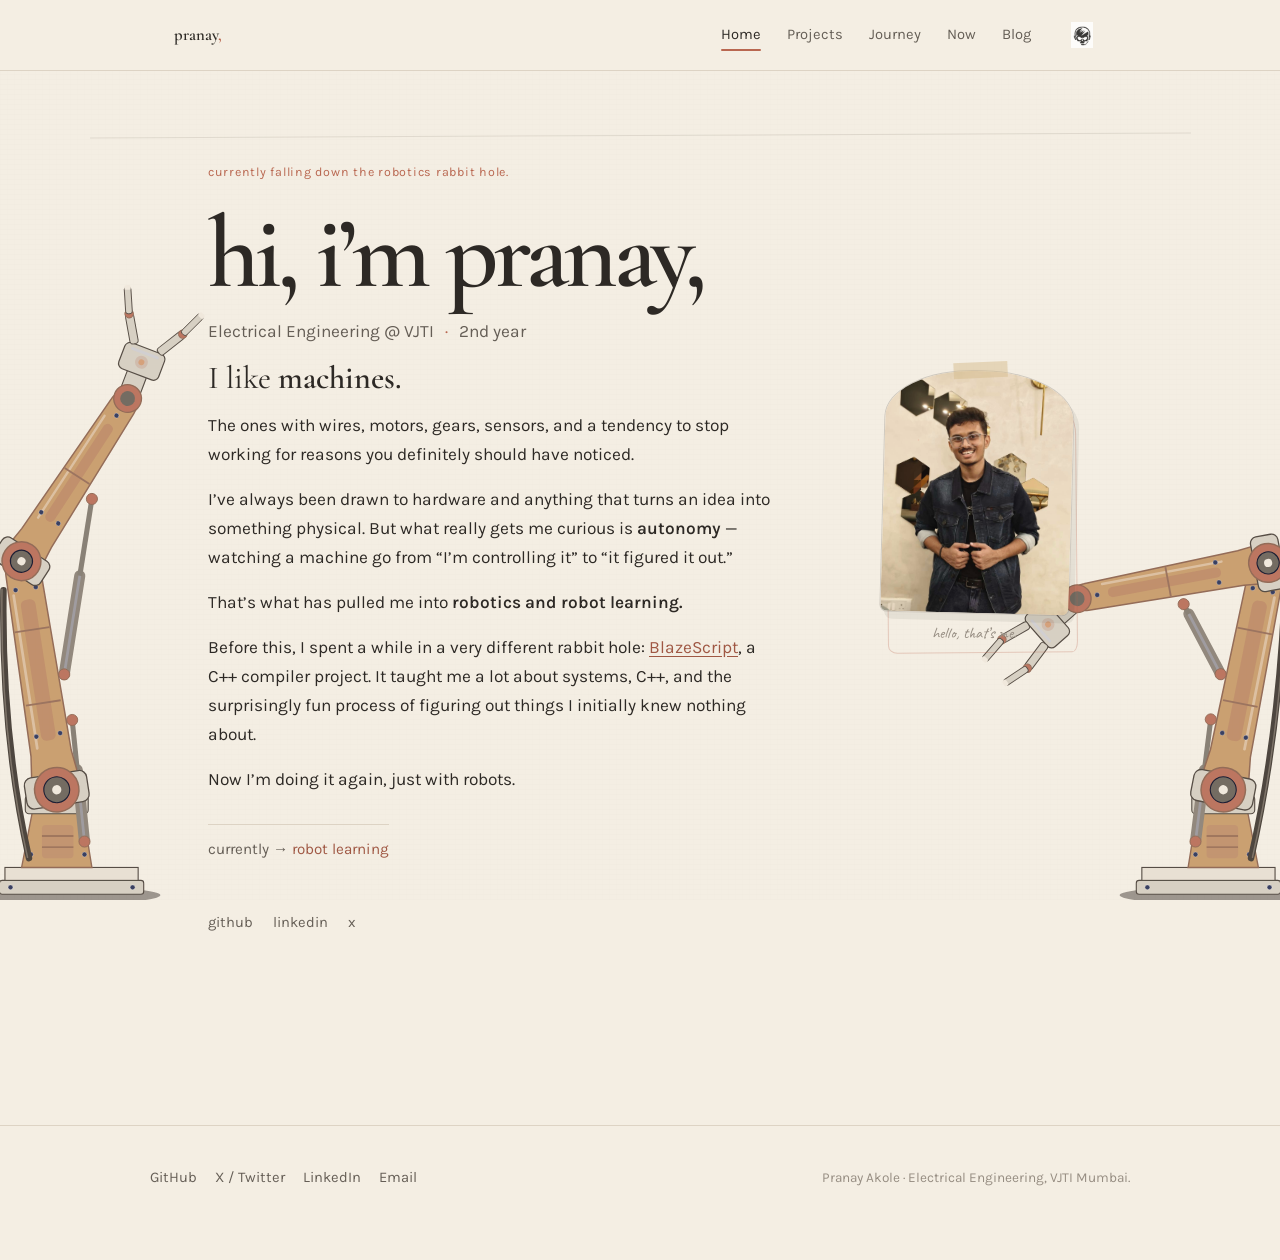
<file: index.html>
<!DOCTYPE html>
<html lang="en">
<head>
<meta charset="UTF-8">
<meta name="viewport" content="width=device-width, initial-scale=1.0">
<title>Pranay Akole — Electrical Engineering, VJTI</title>
<meta name="description" content="Pranay Akole — Electrical Engineering student at VJTI Mumbai, exploring robotics and robot learning.">
<link rel="preconnect" href="https://fonts.googleapis.com">
<link rel="preconnect" href="https://fonts.gstatic.com" crossorigin>
<link href="https://fonts.googleapis.com/css2?family=Cormorant+Garamond:wght@500;600;700&family=Karla:wght@400;500;600&family=Space+Mono:wght@400;500&family=Caveat:wght@500;600&display=swap" rel="stylesheet">
<link rel="stylesheet" href="css/style.css">
<meta name="theme-color" content="#f4eee3">
<link rel="icon" href="data:,">
</head>
<body class="home-page">

<header class="site-header">
  <div class="site-header__inner">
    <a class="brand" href="index.html">pranay<span class="dot">,</span></a>
    <button class="nav-toggle" aria-expanded="false" aria-label="Toggle navigation">menu</button>
    <nav class="nav">
      <a href="index.html" aria-current="page">Home</a>
      <a href="projects.html">Projects</a>
      <a href="journey.html">Journey</a>
      <a href="now.html">Now</a>
      <a href="blog.html">Blog</a>
      <a class="sra-link" href="https://sravjti.in/" target="_blank" rel="noopener" aria-label="Society of Robotics and Automation, VJTI">
        <img src="assets/sra-logo.png" alt="SRA VJTI">
      </a>
    </nav>
  </div>
</header>

<main>

  <section class="garage">
    <div class="intro-card">
      <span class="intro-card__eyebrow">currently falling down the robotics rabbit hole.</span>
      <h1>hi, i’m pranay,</h1>
      <p class="intro-card__tags">Electrical Engineering @ VJTI <span class="sep">·</span> 2nd year</p>

      <div class="intro-layout">
        <div class="intro-card__copy">
        <p>I like <strong>machines.</strong></p>
        <p>The ones with wires, motors, gears, sensors, and a tendency to stop working for reasons you definitely should have noticed.</p>
        <p>I’ve always been drawn to hardware and anything that turns an idea into something physical. But what really gets me curious is <strong>autonomy</strong> — watching a machine go from “I’m controlling it” to “it figured it out.”</p>
        <p>That’s what has pulled me into <strong>robotics and robot learning.</strong></p>
        <p>Before this, I spent a while in a very different rabbit hole: <a href="projects.html">BlazeScript</a>, a C++ compiler project. It taught me a lot about systems, C++, and the surprisingly fun process of figuring out things I initially knew nothing about.</p>
        <p>Now I’m doing it again, just with robots.</p>
        </div>
        <figure class="intro-card__photo">
          <span class="photo-tape" aria-hidden="true"></span>
          <img src="assets/pranay.jpg" alt="Pranay Akole" loading="eager">
          <figcaption>hello, that’s me.</figcaption>
        </figure>
      </div>

      <p class="intro-card__now">currently → <a href="now.html">robot learning</a></p>

      <div class="intro-card__links">
        <a href="https://github.com/Pranayyy29" target="_blank" rel="noopener">github</a>
        <a href="https://www.linkedin.com/in/pranay-akole-59083a36a" target="_blank" rel="noopener">linkedin</a>
        <a href="https://x.com/Pranomaly29" target="_blank" rel="noopener">x</a>
      </div>
    </div>
  </section>

</main>

<footer class="site-footer">
  <div class="site-footer__inner">
    <div class="footer-links">
      <a href="https://github.com/Pranayyy29" target="_blank" rel="noopener">GitHub</a>
      <a href="https://x.com/Pranomaly29" target="_blank" rel="noopener">X / Twitter</a>
      <a href="https://www.linkedin.com/in/pranay-akole-59083a36a" target="_blank" rel="noopener">LinkedIn</a>
      <a href="mailto:pranayakole333@gmail.com">Email</a>
          </div>
    <p class="footer-note">Pranay Akole &middot; Electrical Engineering, VJTI Mumbai.</p>
  </div>
</footer>

<script src="js/garage.js"></script>
<script src="js/script.js"></script>
</body>
</html>
</file>
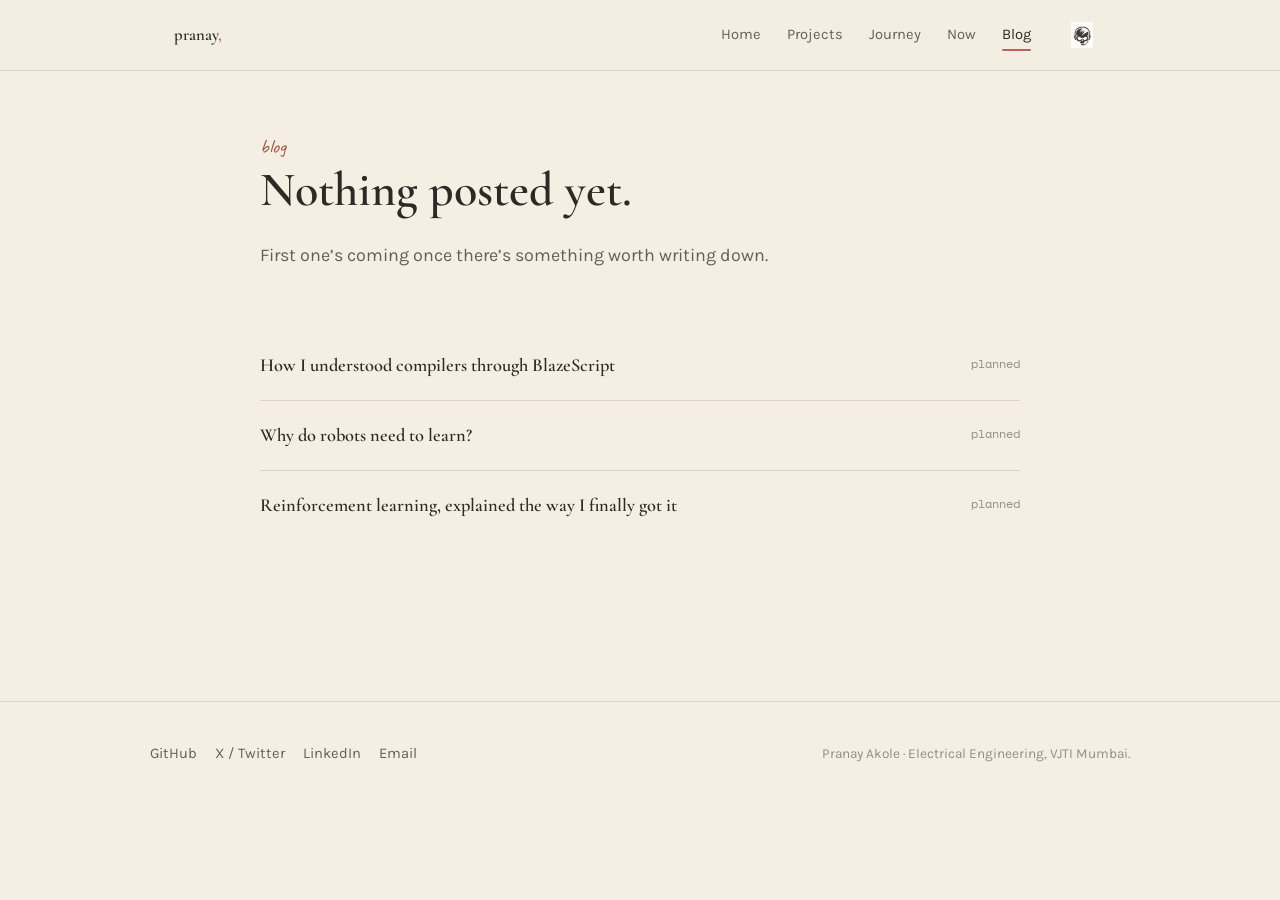
<file: blog.html>
<!DOCTYPE html>
<html lang="en">
<head>
<meta charset="UTF-8">
<meta name="viewport" content="width=device-width, initial-scale=1.0">
<title>Blog — Pranay Akole</title>
<meta name="description" content="Notes on what I'm learning.">
<link rel="preconnect" href="https://fonts.googleapis.com">
<link rel="preconnect" href="https://fonts.gstatic.com" crossorigin>
<link href="https://fonts.googleapis.com/css2?family=Cormorant+Garamond:wght@500;600;700&family=Karla:wght@400;500;600&family=Space+Mono:wght@400;500&family=Caveat:wght@500;600&display=swap" rel="stylesheet">
<link rel="stylesheet" href="css/style.css">
<meta name="theme-color" content="#f4eee3">
<link rel="icon" href="data:,">
</head>
<body>

<header class="site-header">
  <div class="site-header__inner">
    <a class="brand" href="index.html">pranay<span class="dot">,</span></a>
    <button class="nav-toggle" aria-expanded="false" aria-label="Toggle navigation">menu</button>
    <nav class="nav">
      <a href="index.html">Home</a>
      <a href="projects.html">Projects</a>
      <a href="journey.html">Journey</a>
      <a href="now.html">Now</a>
      <a href="blog.html" aria-current="page">Blog</a>
      <a class="sra-link" href="https://sravjti.in/" target="_blank" rel="noopener" aria-label="Society of Robotics and Automation, VJTI">
        <img src="assets/sra-logo.png" alt="SRA VJTI">
      </a>
    </nav>
  </div>
</header>

<main>

  <section class="page-head wrap">
    <span class="page-head__kicker">blog</span>
    <h1>Nothing posted yet.</h1>
    <p class="lede">First one&rsquo;s coming once there&rsquo;s something worth writing down.</p>
  </section>

  <section class="section wrap" style="border-top:none; padding-top:0;">
    <ul style="list-style:none; margin:0; padding:0;">
      <li class="post-row" style="cursor:default;">
        <span class="post-row__title" style="display:block;">How I understood compilers through BlazeScript</span>
        <span class="post-row__meta">planned</span>
      </li>
      <li class="post-row" style="cursor:default;">
        <span class="post-row__title" style="display:block;">Why do robots need to learn?</span>
        <span class="post-row__meta">planned</span>
      </li>
      <li class="post-row" style="cursor:default; border-bottom:none;">
        <span class="post-row__title" style="display:block;">Reinforcement learning, explained the way I finally got it</span>
        <span class="post-row__meta">planned</span>
      </li>
    </ul>
  </section>

</main>

<footer class="site-footer">
  <div class="site-footer__inner">
    <div class="footer-links">
      <a href="https://github.com/Pranayyy29" target="_blank" rel="noopener">GitHub</a>
      <a href="https://x.com/Pranomaly29" target="_blank" rel="noopener">X / Twitter</a>
      <a href="https://www.linkedin.com/in/pranay-akole-59083a36a" target="_blank" rel="noopener">LinkedIn</a>
      <a href="mailto:pranayakole333@gmail.com">Email</a>
      
    </div>
    <p class="footer-note">Pranay Akole &middot; Electrical Engineering, VJTI Mumbai.</p>
  </div>
</footer>

<script src="js/garage.js"></script>
<script src="js/script.js"></script>
</body>
</html>
</file>
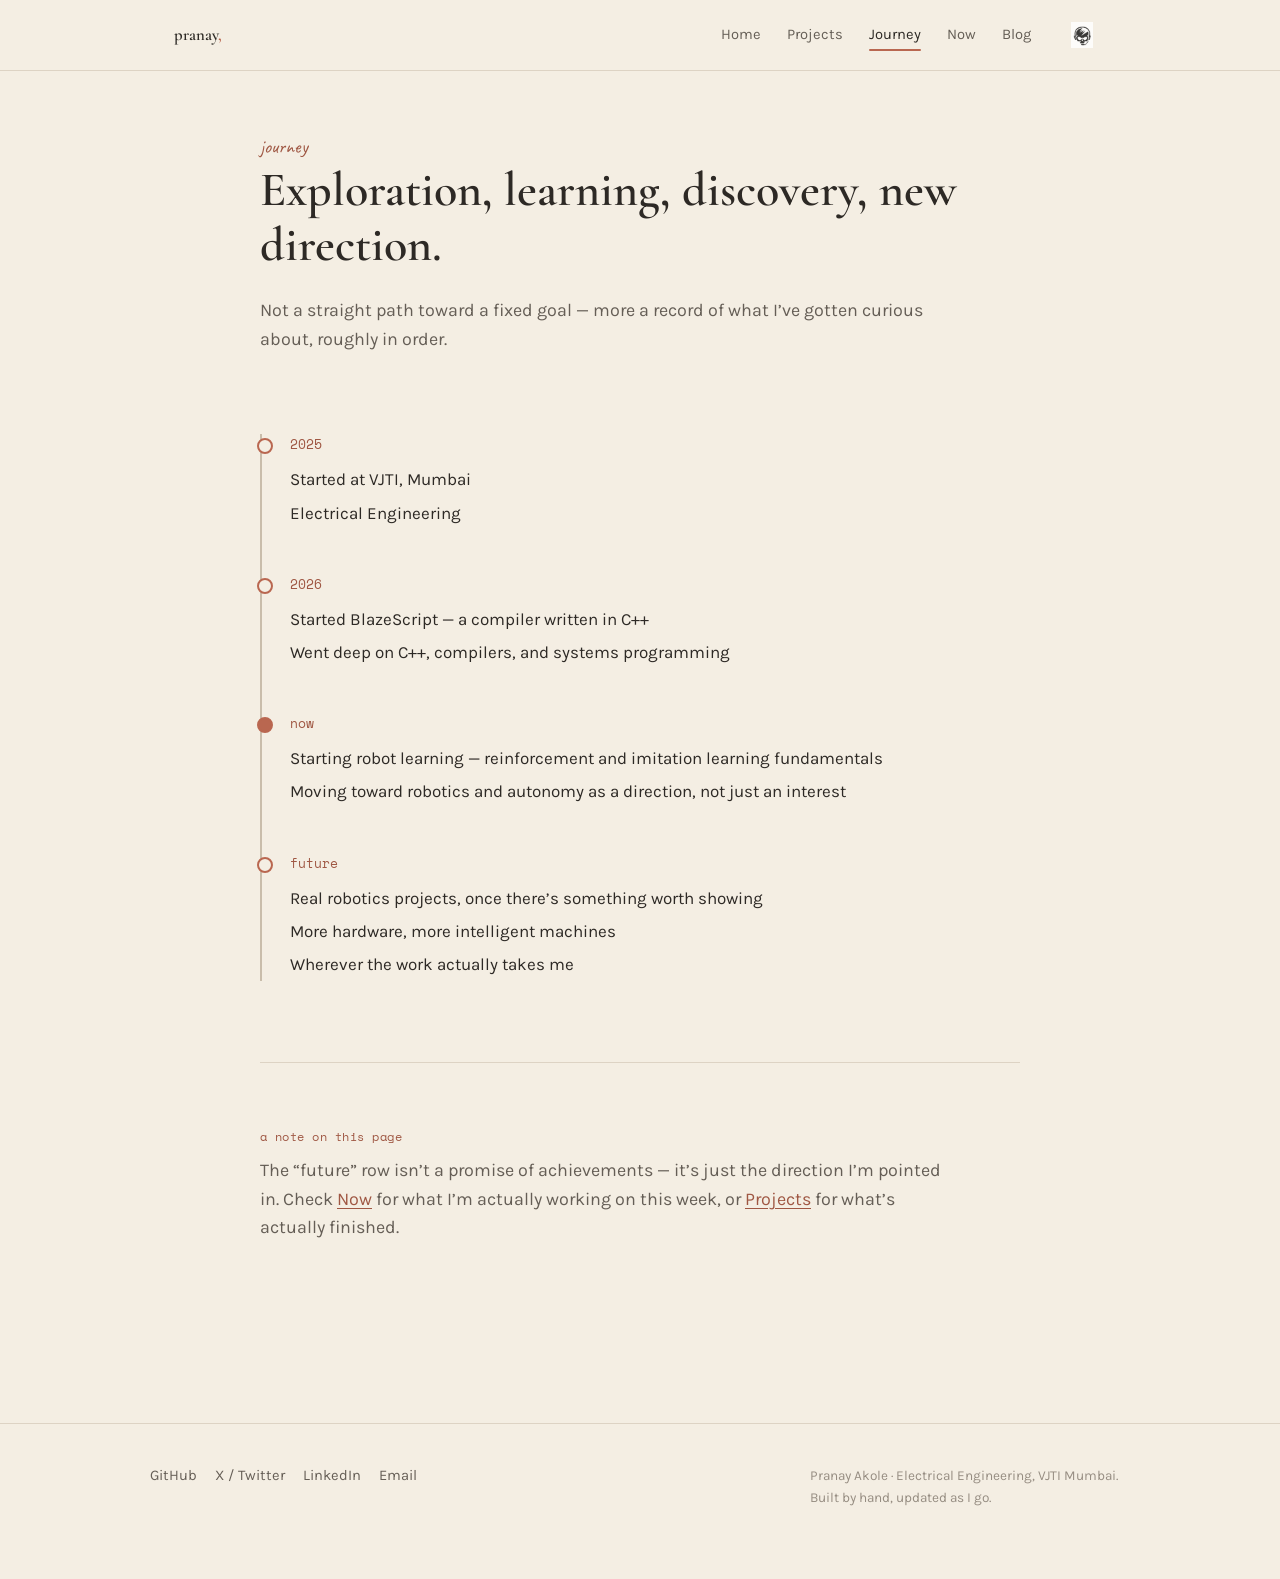
<file: journey.html>
<!DOCTYPE html>
<html lang="en">
<head>
<meta charset="UTF-8">
<meta name="viewport" content="width=device-width, initial-scale=1.0">
<title>Journey — Pranay Akole</title>
<meta name="description" content="From VJTI, through BlazeScript and compilers, to robotics and robot learning — a timeline, not a résumé.">
<link rel="preconnect" href="https://fonts.googleapis.com">
<link rel="preconnect" href="https://fonts.gstatic.com" crossorigin>
<link href="https://fonts.googleapis.com/css2?family=Cormorant+Garamond:wght@500;600;700&family=Karla:wght@400;500;600&family=Space+Mono:wght@400;500&family=Caveat:wght@500;600&display=swap" rel="stylesheet">
<link rel="stylesheet" href="css/style.css">
<meta name="theme-color" content="#f4eee3">
<link rel="icon" href="data:,">
</head>
<body>

<header class="site-header">
  <div class="site-header__inner">
    <a class="brand" href="index.html">pranay<span class="dot">,</span></a>
    <button class="nav-toggle" aria-expanded="false" aria-label="Toggle navigation">menu</button>
    <nav class="nav">
      <a href="index.html">Home</a>
      <a href="projects.html">Projects</a>
      <a href="journey.html" aria-current="page">Journey</a>
      <a href="now.html">Now</a>
      <a href="blog.html">Blog</a>
      <a class="sra-link" href="https://sravjti.in/" target="_blank" rel="noopener" aria-label="Society of Robotics and Automation, VJTI">
        <img src="assets/sra-logo.png" alt="SRA VJTI">
      </a>
    </nav>
  </div>
</header>

<main>

  <section class="page-head wrap">
    <span class="page-head__kicker">journey</span>
    <h1>Exploration, learning, discovery, new direction.</h1>
    <p class="lede">Not a straight path toward a fixed goal &mdash; more a record of what I&rsquo;ve gotten curious about, roughly in order.</p>
  </section>

  <section class="section wrap" style="border-top:none; padding-top:0;">
    <ol class="timeline" style="list-style:none;">

      <li class="timeline__year">
        <p class="timeline__label">2025</p>
        <ul class="timeline__items">
          <li>Started at VJTI, Mumbai</li>
          <li>Electrical Engineering</li>
        </ul>
      </li>

      <li class="timeline__year">
        <p class="timeline__label">2026</p>
        <ul class="timeline__items">
          <li>Started BlazeScript &mdash; a compiler written in C++</li>
          <li>Went deep on C++, compilers, and systems programming</li>
        </ul>
      </li>

      <li class="timeline__year timeline__year--now">
        <p class="timeline__label">now</p>
        <ul class="timeline__items">
          <li>Starting robot learning &mdash; reinforcement and imitation learning fundamentals</li>
          <li>Moving toward robotics and autonomy as a direction, not just an interest</li>
        </ul>
      </li>

      <li class="timeline__year">
        <p class="timeline__label">future</p>
        <ul class="timeline__items">
          <li class="muted">Real robotics projects, once there&rsquo;s something worth showing</li>
          <li class="muted">More hardware, more intelligent machines</li>
          <li class="muted">Wherever the work actually takes me</li>
        </ul>
      </li>

    </ol>
  </section>

  <section class="section wrap">
    <p class="section__label">a note on this page</p>
    <p class="lede">The &ldquo;future&rdquo; row isn&rsquo;t a promise of achievements &mdash; it&rsquo;s just the direction I&rsquo;m pointed in. Check <a href="now.html">Now</a> for what I&rsquo;m actually working on this week, or <a href="projects.html">Projects</a> for what&rsquo;s actually finished.</p>
  </section>

</main>

<footer class="site-footer">
  <div class="site-footer__inner">
    <div class="footer-links">
      <a href="https://github.com/Pranayyy29" target="_blank" rel="noopener">GitHub</a>
      <a href="https://x.com/Pranomaly29" target="_blank" rel="noopener">X / Twitter</a>
      <a href="https://www.linkedin.com/in/pranay-akole-59083a36a" target="_blank" rel="noopener">LinkedIn</a>
      <a href="mailto:pranayakole333@gmail.com">Email</a>
      
    </div>
    <p class="footer-note">Pranay Akole &middot; Electrical Engineering, VJTI Mumbai. Built by hand, updated as I go.</p>
  </div>
</footer>

<script src="js/garage.js"></script>
<script src="js/script.js"></script>
</body>
</html>
</file>
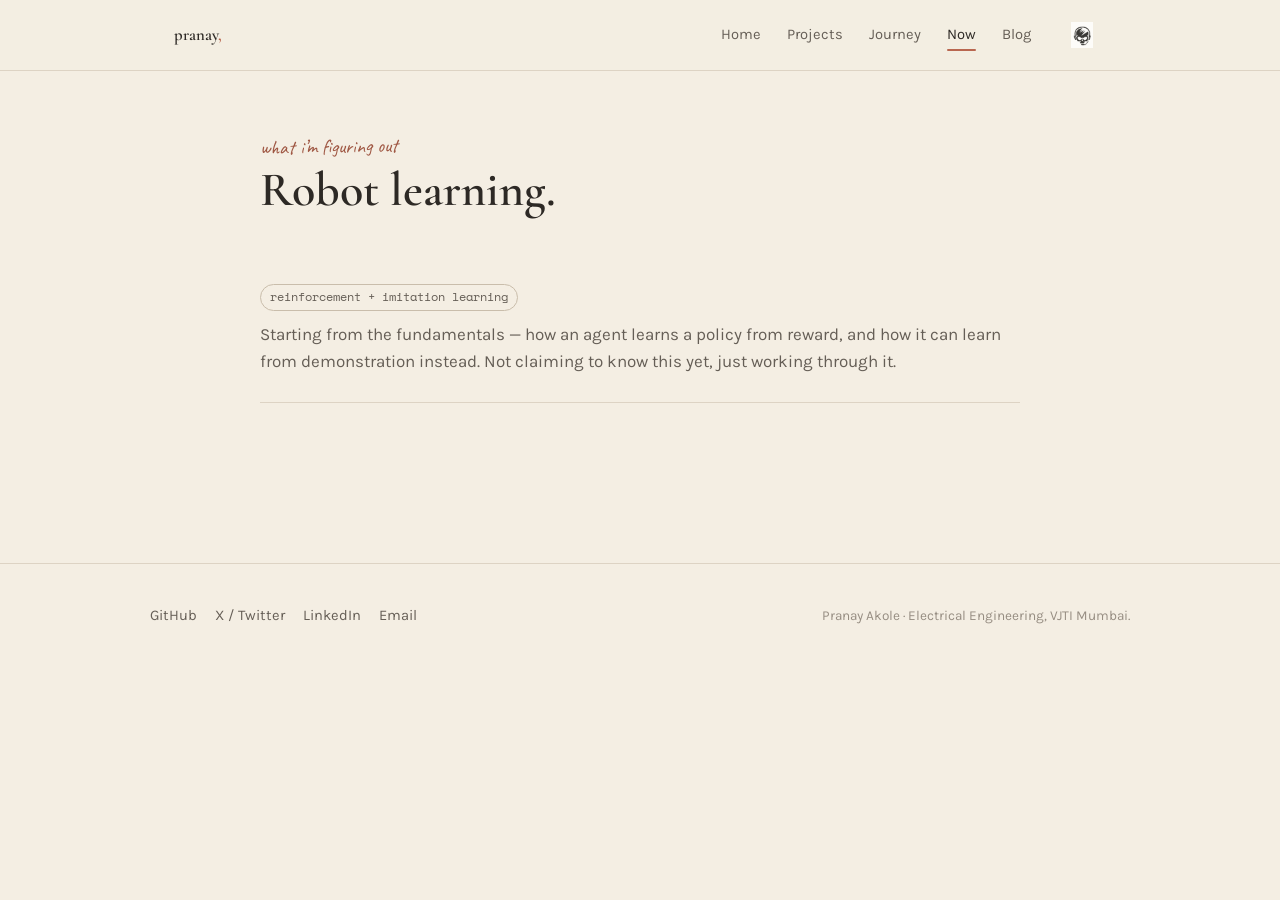
<file: now.html>
<!DOCTYPE html>
<html lang="en">
<head>
<meta charset="UTF-8">
<meta name="viewport" content="width=device-width, initial-scale=1.0">
<title>Now — Pranay Akole</title>
<meta name="description" content="What Pranay is currently exploring.">
<link rel="preconnect" href="https://fonts.googleapis.com">
<link rel="preconnect" href="https://fonts.gstatic.com" crossorigin>
<link href="https://fonts.googleapis.com/css2?family=Cormorant+Garamond:wght@500;600;700&family=Karla:wght@400;500;600&family=Space+Mono:wght@400;500&family=Caveat:wght@500;600&display=swap" rel="stylesheet">
<link rel="stylesheet" href="css/style.css">
<meta name="theme-color" content="#f4eee3">
<link rel="icon" href="data:,">
</head>
<body>

<header class="site-header">
  <div class="site-header__inner">
    <a class="brand" href="index.html">pranay<span class="dot">,</span></a>
    <button class="nav-toggle" aria-expanded="false" aria-label="Toggle navigation">menu</button>
    <nav class="nav">
      <a href="index.html">Home</a>
      <a href="projects.html">Projects</a>
      <a href="journey.html">Journey</a>
      <a href="now.html" aria-current="page">Now</a>
      <a href="blog.html">Blog</a>
      <a class="sra-link" href="https://sravjti.in/" target="_blank" rel="noopener" aria-label="Society of Robotics and Automation, VJTI">
        <img src="assets/sra-logo.png" alt="SRA VJTI">
      </a>
    </nav>
  </div>
</header>

<main>

  <section class="page-head wrap">
    <span class="page-head__kicker">what i&rsquo;m figuring out</span>
    <h1>Robot learning.</h1>
  </section>

  <section class="section wrap" style="border-top:none; padding-top:0;">
    <div class="now-item" style="padding-top:0;">
      <span class="tag">reinforcement + imitation learning</span>
      <p>Starting from the fundamentals &mdash; how an agent learns a policy from reward, and how it can learn from demonstration instead. Not claiming to know this yet, just working through it.</p>
    </div>
  </section>

</main>

<footer class="site-footer">
  <div class="site-footer__inner">
    <div class="footer-links">
      <a href="https://github.com/Pranayyy29" target="_blank" rel="noopener">GitHub</a>
      <a href="https://x.com/Pranomaly29" target="_blank" rel="noopener">X / Twitter</a>
      <a href="https://www.linkedin.com/in/pranay-akole-59083a36a" target="_blank" rel="noopener">LinkedIn</a>
      <a href="mailto:pranayakole333@gmail.com">Email</a>
      
    </div>
    <p class="footer-note">Pranay Akole &middot; Electrical Engineering, VJTI Mumbai.</p>
  </div>
</footer>

<script src="js/garage.js"></script>
<script src="js/script.js"></script>
</body>
</html>
</file>
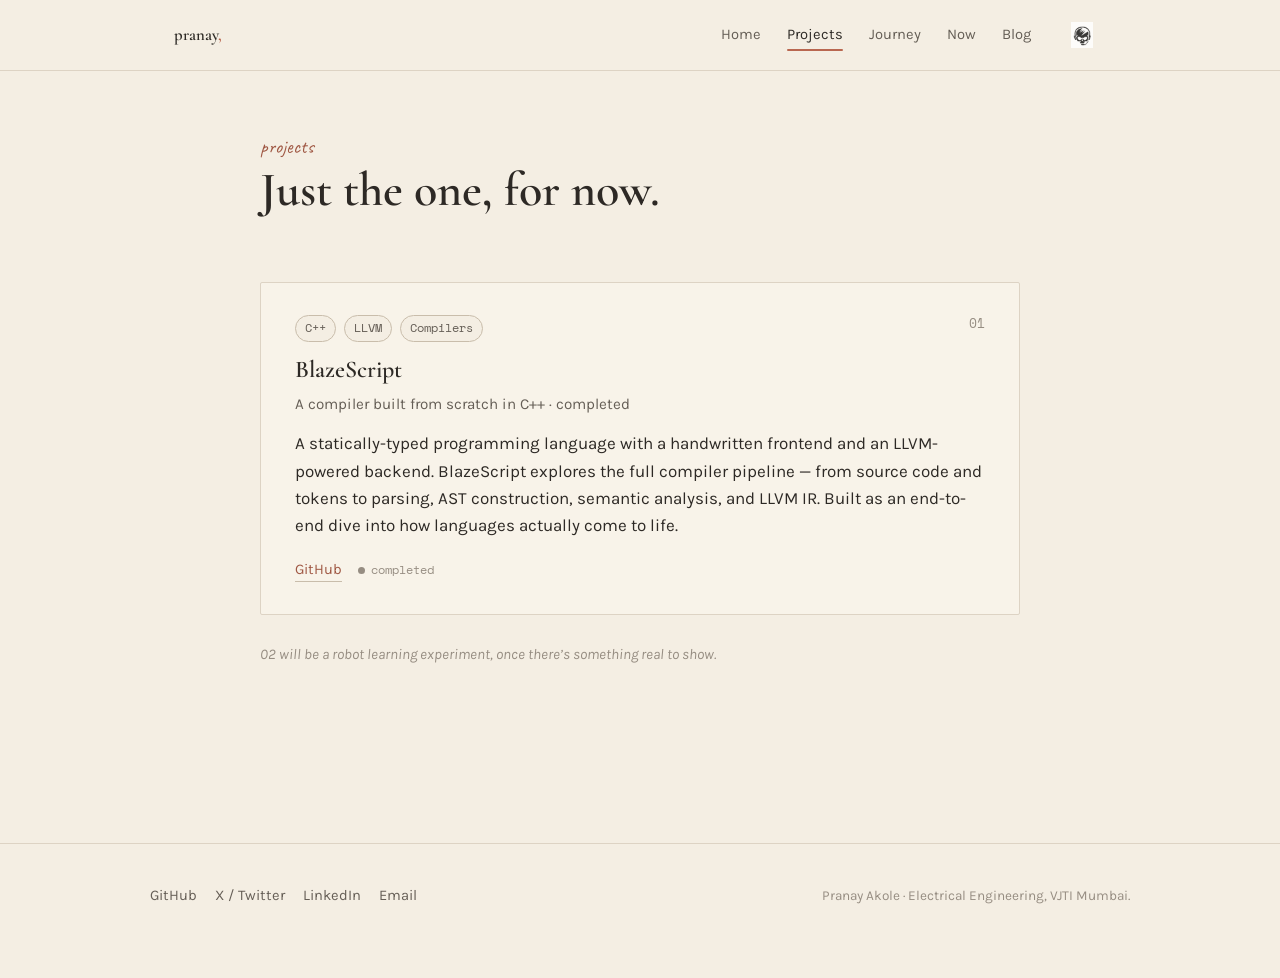
<file: projects.html>
<!DOCTYPE html>
<html lang="en">
<head>
<meta charset="UTF-8">
<meta name="viewport" content="width=device-width, initial-scale=1.0">
<title>Projects — Pranay Akole</title>
<meta name="description" content="BlazeScript, a compiler written in C++.">
<link rel="preconnect" href="https://fonts.googleapis.com">
<link rel="preconnect" href="https://fonts.gstatic.com" crossorigin>
<link href="https://fonts.googleapis.com/css2?family=Cormorant+Garamond:wght@500;600;700&family=Karla:wght@400;500;600&family=Space+Mono:wght@400;500&family=Caveat:wght@500;600&display=swap" rel="stylesheet">
<link rel="stylesheet" href="css/style.css">
<meta name="theme-color" content="#f4eee3">
<link rel="icon" href="data:,">
</head>
<body>

<header class="site-header">
  <div class="site-header__inner">
    <a class="brand" href="index.html">pranay<span class="dot">,</span></a>
    <button class="nav-toggle" aria-expanded="false" aria-label="Toggle navigation">menu</button>
    <nav class="nav">
      <a href="index.html">Home</a>
      <a href="projects.html" aria-current="page">Projects</a>
      <a href="journey.html">Journey</a>
      <a href="now.html">Now</a>
      <a href="blog.html">Blog</a>
      <a class="sra-link" href="https://sravjti.in/" target="_blank" rel="noopener" aria-label="Society of Robotics and Automation, VJTI">
        <img src="assets/sra-logo.png" alt="SRA VJTI">
      </a>
    </nav>
  </div>
</header>

<main>

  <section class="page-head wrap">
    <span class="page-head__kicker">projects</span>
    <h1>Just the one, for now.</h1>
  </section>

  <section class="section wrap" style="border-top:none; padding-top:0;">
    <ol class="project-list">
      <li class="project">
        <span class="project__num">01</span>
        <div class="project__meta">
          <span class="tag">C++</span>
          <span class="tag">LLVM</span>
          <span class="tag">Compilers</span>
        </div>
        <h3>BlazeScript</h3>
        <p class="project__role">A compiler built from scratch in C++ &middot; completed</p>
        <p>A statically-typed programming language with a handwritten frontend and an LLVM-powered backend. BlazeScript explores the full compiler pipeline &mdash; from source code and tokens to parsing, AST construction, semantic analysis, and LLVM IR. Built as an end-to-end dive into how languages actually come to life.</p>
        <div class="project__links">
          <a href="https://github.com/kashyap404/BlazeScript" target="_blank" rel="noopener">GitHub</a>
          <span class="status">completed</span>
        </div>
      </li>
    </ol>

    <p class="note-line" style="margin-top: 8px;">02 will be a robot learning experiment, once there&rsquo;s something real to show.</p>
  </section>

</main>

<footer class="site-footer">
  <div class="site-footer__inner">
    <div class="footer-links">
      <a href="https://github.com/Pranayyy29" target="_blank" rel="noopener">GitHub</a>
      <a href="https://x.com/Pranomaly29" target="_blank" rel="noopener">X / Twitter</a>
      <a href="https://www.linkedin.com/in/pranay-akole-59083a36a" target="_blank" rel="noopener">LinkedIn</a>
      <a href="mailto:pranayakole333@gmail.com">Email</a>
      
    </div>
    <p class="footer-note">Pranay Akole &middot; Electrical Engineering, VJTI Mumbai.</p>
  </div>
</footer>

<script src="js/garage.js"></script>
<script src="js/script.js"></script>
</body>
</html>
</file>
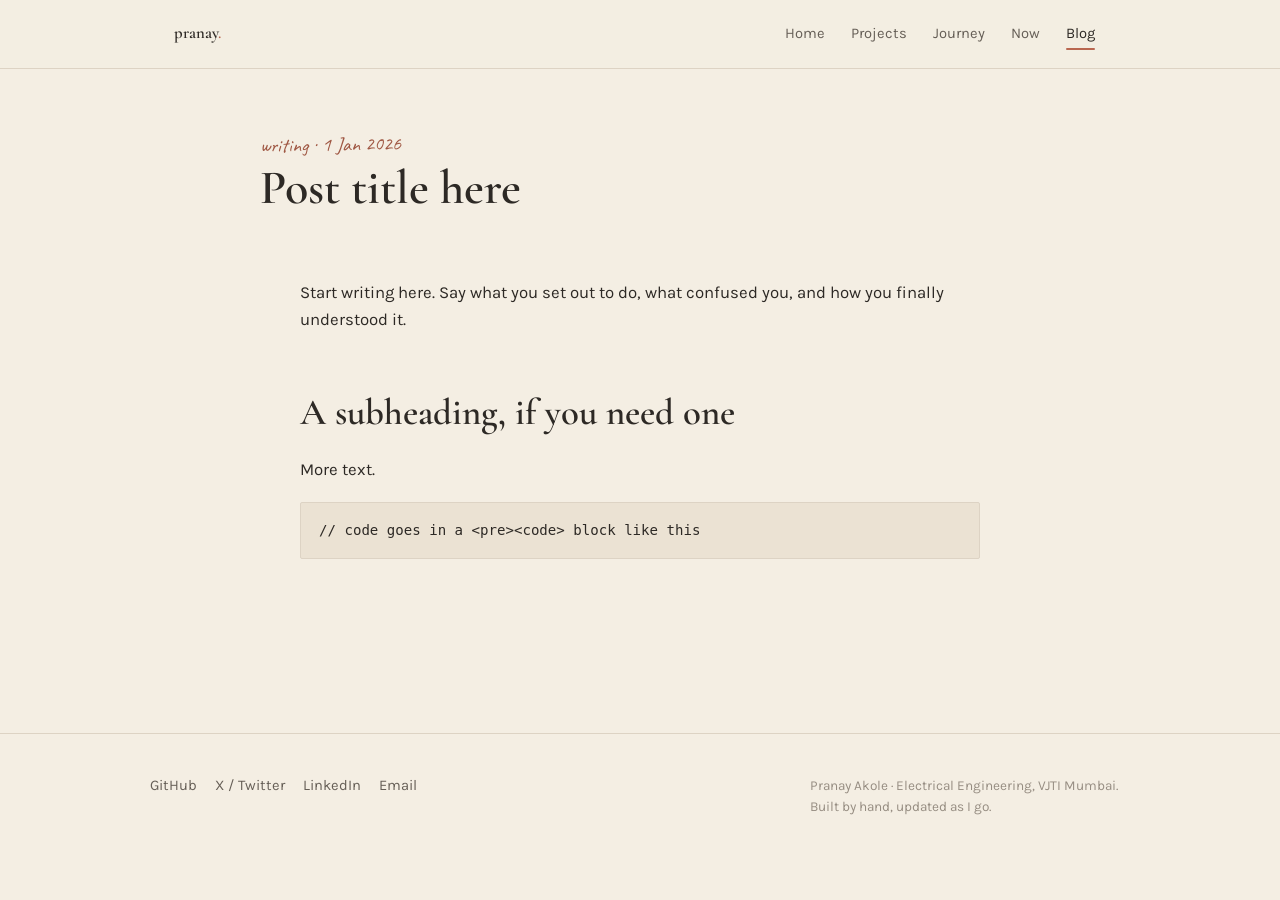
<file: posts/template.html>
<!DOCTYPE html>
<html lang="en">
<head>
<meta charset="UTF-8">
<meta name="viewport" content="width=device-width, initial-scale=1.0">
<!-- 1. Change the title below -->
<title>Post title here — Pranay Akole</title>
<meta name="description" content="One-sentence summary of the post.">
<link rel="preconnect" href="https://fonts.googleapis.com">
<link rel="preconnect" href="https://fonts.gstatic.com" crossorigin>
<link href="https://fonts.googleapis.com/css2?family=Cormorant+Garamond:wght@500;600;700&family=Karla:wght@400;500;600&family=Space+Mono:wght@400;500&family=Caveat:wght@500;600&display=swap" rel="stylesheet">
<link rel="stylesheet" href="../css/style.css">
<meta name="theme-color" content="#f4eee3">
<link rel="icon" href="data:,">
</head>
<body>

<header class="site-header">
  <div class="site-header__inner">
    <a class="brand" href="../index.html">pranay<span class="dot">.</span></a>
    <button class="nav-toggle" aria-expanded="false" aria-label="Toggle navigation">menu</button>
    <nav class="nav">
      <a href="../index.html">Home</a>
      <a href="../projects.html">Projects</a>
      <a href="../journey.html">Journey</a>
      <a href="../now.html">Now</a>
      <a href="../blog.html" aria-current="page">Blog</a>
    </nav>
  </div>
</header>

<main>
  <section class="page-head wrap">
    <!-- 2. Change the date and title -->
    <span class="page-head__kicker">writing &middot; 1 Jan 2026</span>
    <h1>Post title here</h1>
  </section>

  <!-- 3. Write the post below. Keep it as plain <p>, <h2>, <ul>, <pre> — no build step needed. -->
  <section class="section wrap post-body" style="border-top:none; padding-top:0;">
    <p>Start writing here. Say what you set out to do, what confused you, and how you finally understood it.</p>

    <h2>A subheading, if you need one</h2>
    <p>More text.</p>

    <pre><code>// code goes in a &lt;pre&gt;&lt;code&gt; block like this</code></pre>
  </section>
</main>

<footer class="site-footer">
  <div class="site-footer__inner">
    <div class="footer-links">
      <a href="https://github.com/Pranayyy29" target="_blank" rel="noopener">GitHub</a>
      <a href="https://x.com/Pranomaly29" target="_blank" rel="noopener">X / Twitter</a>
      <a href="https://www.linkedin.com/in/pranay-akole-59083a36a" target="_blank" rel="noopener">LinkedIn</a>
      <a href="mailto:pranayakole333@gmail.com">Email</a>
      
    </div>
    <p class="footer-note">Pranay Akole &middot; Electrical Engineering, VJTI Mumbai. Built by hand, updated as I go.</p>
  </div>
</footer>

<script src="../js/garage.js"></script>
<script src="../js/script.js"></script>
</body>
</html>
</file>
<file: css/style.css>
/* =========================================================
   pranay akole — engineering notebook
   Design tokens
   ========================================================= */

/* Midnight-blue garage theme. Token names kept from the original
   notebook theme so every component below still works. To retune the
   whole site, change the values in this block only. */
 :root {
  color-scheme: light;
  --paper: #f4eee3;
  --paper-raised: #f8f3e9;
  --paper-deep: #ebe2d3;
  --ink: #2d2925;
  --ink-soft: #655e56;
  --ink-faint: #968d82;
  --line: #ddd3c4;
  --line-strong: #c9bdab;
  --accent: #b96750;
  --accent-deep: #9f5743;
  --accent-tint: #ead8cf;
  --accent-warm: #73816d;
  --font-display: "Cormorant Garamond", "Iowan Old Style", Georgia, serif;
  --font-body: "Karla", -apple-system, BlinkMacSystemFont, "Segoe UI", sans-serif;
  --font-mono: "Space Mono", ui-monospace, SFMono-Regular, Menlo, monospace;
  --font-hand: "Caveat", cursive;
  --radius: 2px;
  --content-width: 760px;
  --wide-width: 980px;
}

/* =========================================================
   Reset & base
   ========================================================= */

* { box-sizing: border-box; }

html {
  -webkit-text-size-adjust: 100%;
  scroll-behavior: smooth;
}

@media (prefers-reduced-motion: reduce) {
  html { scroll-behavior: auto; }
  *, *::before, *::after {
    animation-duration: 0.001ms !important;
    animation-iteration-count: 1 !important;
    transition-duration: 0.001ms !important;
    scroll-behavior: auto !important;
  }
}

body {
  margin: 0;
  background: var(--paper);
  color: var(--ink);
  font-family: var(--font-body);
  font-size: 17px;
  line-height: 1.6;
  -webkit-font-smoothing: antialiased;
}

img { max-width: 100%; display: block; }

a {
  color: var(--accent-deep);
  text-decoration-thickness: 1px;
  text-underline-offset: 3px;
}
a:hover { color: var(--accent); }

:focus-visible {
  outline: 2px solid var(--accent);
  outline-offset: 3px;
}

h1, h2, h3, h4 {
  font-family: var(--font-display);
  font-weight: 600;
  line-height: 1.15;
  margin: 0 0 0.5em;
  color: var(--ink);
}

p { margin: 0 0 1.1em; }

.wrap {
  max-width: var(--content-width);
  margin: 0 auto;
  padding: 0 24px;
}
.wrap--wide { max-width: var(--wide-width); }

/* =========================================================
   Site header / nav
   ========================================================= */

.site-header {
  border-bottom: 1px solid var(--line);
  background: rgba(244, 238, 227, 0.94);
  position: sticky;
  top: 0;
  z-index: 40;
}

.site-header__inner {
  max-width: var(--wide-width);
  margin: 0 auto;
  padding: 16px 24px;
  display: flex;
  align-items: center;
  justify-content: space-between;
  gap: 24px;
}

.brand {
  font-family: var(--font-display);
  font-weight: 600;
  font-size: 1.05rem;
  color: var(--ink);
  text-decoration: none;
  white-space: nowrap;
}
.brand:hover { color: var(--ink); }
.brand .dot { color: var(--accent); }

.nav {
  display: flex;
  gap: 4px;
  align-items: center;
  flex-wrap: wrap;
}

.nav a {
  color: var(--ink-soft);
  text-decoration: none;
  font-size: 0.92rem;
  padding: 6px 11px;
  border-radius: var(--radius);
  position: relative;
}

.nav a:hover { color: var(--ink); }

.nav a[aria-current="page"] {
  color: var(--ink);
}
.nav a[aria-current="page"]::after {
  content: "";
  position: absolute;
  left: 11px;
  right: 11px;
  bottom: 2px;
  height: 2px;
  background: var(--accent);
  border-radius: 2px;
}

.nav-toggle {
  display: none;
  background: none;
  border: 1px solid var(--line-strong);
  border-radius: var(--radius);
  padding: 6px 10px;
  font-family: var(--font-mono);
  font-size: 0.85rem;
  color: var(--ink);
  cursor: pointer;
}

@media (max-width: 640px) {
  .nav-toggle { display: inline-block; }
  .nav {
    display: none;
    flex-direction: column;
    align-items: flex-start;
    width: 100%;
    padding-top: 10px;
  }
  .nav.is-open { display: flex; }
  .site-header__inner { flex-wrap: wrap; }
}

/* =========================================================
   Footer
   ========================================================= */

.site-footer {
  border-top: 1px solid var(--line);
  margin-top: 96px;
  padding: 40px 24px 56px;
}

.site-footer__inner {
  max-width: var(--wide-width);
  margin: 0 auto;
  display: flex;
  flex-wrap: wrap;
  justify-content: space-between;
  gap: 24px;
  align-items: baseline;
}

.footer-links {
  display: flex;
  gap: 18px;
  flex-wrap: wrap;
}
.footer-links a {
  color: var(--ink-soft);
  text-decoration: none;
  font-size: 0.92rem;
}
.footer-links a:hover { color: var(--accent-deep); text-decoration: underline; }

.footer-note {
  color: var(--ink-faint);
  font-size: 0.85rem;
  max-width: 40ch;
}

/* =========================================================
   Home — quiet, editorial, personal
   ========================================================= */
.garage {
  position: relative;
  min-height: calc(100vh - 68px);
  padding: 74px 24px 70px;
  display: flex;
  align-items: center;
  justify-content: center;
}

.intro-card {
  position: relative;
  width: min(100%, 900px);
  background: transparent;
  border: 0;
  border-radius: 0;
  padding: 12px 18px 24px;
  box-shadow: none;
}

.intro-card::before { display: none; }

.intro-card__eyebrow {
  font-family: var(--font-body);
  font-size: 0.78rem;
  letter-spacing: 0.06em;
  text-transform: lowercase;
  color: var(--accent);
  display: inline-block;
  margin-bottom: 12px;
}

.intro-card h1 {
  font-size: clamp(4rem, 8vw, 6.8rem);
  font-weight: 600;
  letter-spacing: -0.045em;
  margin: 0 0 4px;
}

.intro-card__tags {
  color: var(--ink-soft);
  font-size: 0.95rem;
  margin-bottom: 38px;
}
.intro-card__tags .sep { color: var(--accent); margin: 0 7px; }

.intro-card__copy { max-width: 58ch; }
/* Home portrait — intentionally feels like a real photo pinned into a notebook. */
.intro-layout {
  display: grid;
  grid-template-columns: minmax(0, 1fr) 190px;
  gap: 34px;
  align-items: start;
}

.intro-card__photo {
  position: relative;
  margin: 8px 0 0;
  width: 190px;
  transform: rotate(1.5deg);
}
.intro-card__photo img {
  width: 190px;
  height: 244px;
  object-fit: cover;
  object-position: center 28%;
  border: 1px solid rgba(45, 41, 37, .18);
  border-radius: 48% 48% 4% 4% / 20% 20% 3% 3%;
  box-shadow: 5px 7px 0 rgba(45, 41, 37, .07);
  filter: saturate(.92) contrast(.98);
}

.intro-card__photo::after {
  content: "";
  position: absolute;
  inset: 7px -5px -6px 5px;
  border: 1px solid rgba(185, 103, 80, .28);
  border-radius: 50% 44% 3% 5% / 18% 21% 4% 3%;
  z-index: -1;
  transform: rotate(-2deg);
}

.photo-tape {
  position: absolute;
  width: 54px;
  height: 16px;
  top: -8px;
  left: 68px;
  background: rgba(215, 191, 145, .52);
  transform: rotate(-4deg);
  z-index: 2;
}

.intro-card__photo figcaption {
  font-family: var(--font-hand);
  color: var(--ink-faint);
  font-size: 1rem;
  text-align: center;
  margin-top: 7px;
  transform: rotate(-1deg);
}

.intro-card p {
  font-size: 1.08rem;
  line-height: 1.68;
  margin-bottom: 0.92em;
}
.intro-card__copy p:first-child {
  font-family: var(--font-display);
  font-size: 2rem;
  line-height: 1;
  margin-bottom: 0.55em;
}
.intro-card__copy strong { font-weight: 600; color: var(--ink); }
.intro-card__copy a { color: var(--accent-deep); text-decoration: underline; text-underline-offset: 3px; }
.intro-card__closing {
  font-family: var(--font-display);
  font-size: 1.65rem !important;
  margin-top: 22px;
  color: var(--ink);
}

.intro-card__now {
  display: inline-block;
  margin-top: 14px;
  padding-top: 12px;
  border-top: 1px solid var(--line);
  color: var(--ink-soft);
  font-size: 0.95rem !important;
}
.intro-card__now a { color: var(--accent-deep); text-decoration: none; }
.intro-card__now a:hover { text-decoration: underline; }

.intro-card__links {
  margin-top: 34px;
  display: flex;
  gap: 20px;
  flex-wrap: wrap;
  font-size: 0.92rem;
}
.intro-card__links a {
  color: var(--ink-soft);
  text-decoration: none;
  border-bottom: 1px solid transparent;
}
.intro-card__links a:hover { color: var(--accent-deep); border-color: var(--accent-deep); }

@media (max-width: 760px) {
  .intro-layout { grid-template-columns: 1fr; gap: 22px; }
  .intro-card__photo { order: -1; width: 150px; margin: 0 0 4px 6px; }
  .intro-card__photo img { width: 150px; height: 190px; }
  .photo-tape { left: 52px; }
}

@media (max-width: 640px) {
  .garage { min-height: auto; padding: 54px 18px 50px; align-items: flex-start; }
  .intro-card { padding: 8px 4px 18px; }
  .intro-card h1 { font-size: clamp(3.7rem, 18vw, 5rem); }
  .intro-card__tags { margin-bottom: 30px; }
  .intro-card p { font-size: 1.03rem; }
}

/* =========================================================
   Buttons
   ========================================================= */

.btn {
  display: inline-flex;
  align-items: center;
  gap: 8px;
  font-family: var(--font-body);
  font-size: 0.94rem;
  padding: 10px 18px;
  border-radius: var(--radius);
  text-decoration: none;
  border: 1px solid var(--ink);
  color: var(--ink);
  transition: transform 0.15s ease, background 0.15s ease, color 0.15s ease;
}
.btn:hover { background: var(--ink); color: var(--paper); transform: translateY(-1px); }

.btn--accent {
  border-color: var(--accent-deep);
  background: var(--accent);
  color: #f8f3e9;
}
.btn--accent:hover { background: var(--accent-deep); color: #f8f3e9; }

/* =========================================================
   Sections
   ========================================================= */

.section {
  padding: 64px 0;
}
.section + .section { border-top: 1px solid var(--line); }

.section__label {
  font-family: var(--font-mono);
  font-size: 0.78rem;
  letter-spacing: 0.04em;
  color: var(--accent-deep);
  margin-bottom: 10px;
}

.section h2 {
  font-size: clamp(1.7rem, 3.4vw, 2.3rem);
  margin-bottom: 0.6em;
}

.lede {
  font-size: 1.12rem;
  color: var(--ink-soft);
  max-width: 62ch;
}

/* =========================================================
   Page header (non-home pages)
   ========================================================= */

.page-head {
  padding: 60px 0 40px;
}
.page-head__kicker {
  font-family: var(--font-hand);
  font-size: 1.25rem;
  color: var(--accent-deep);
  transform: rotate(-1deg);
  display: inline-block;
}
.page-head h1 {
  font-size: clamp(2.1rem, 5vw, 3rem);
}
.page-head .lede { margin-top: 8px; }

/* =========================================================
   Cards / project blocks
   ========================================================= */

.card {
  background: var(--paper-raised);
  border: 1px solid var(--line);
  border-radius: var(--radius);
  padding: 28px 30px;
}

.project {
  border: 1px solid var(--line);
  border-radius: var(--radius);
  padding: 32px 34px;
  margin-bottom: 28px;
  background: var(--paper-raised);
  position: relative;
}

.project-list {
  list-style: none;
  margin: 0;
  padding: 0;
}

.project__num {
  font-family: var(--font-mono);
  font-size: 0.82rem;
  color: var(--ink-faint);
  position: absolute;
  top: 30px;
  right: 34px;
}

.project__meta {
  display: flex;
  flex-wrap: wrap;
  gap: 8px;
  margin-bottom: 14px;
}

.tag {
  font-family: var(--font-mono);
  font-size: 0.74rem;
  padding: 3px 9px;
  border: 1px solid var(--line-strong);
  border-radius: 999px;
  color: var(--ink-soft);
  background: var(--paper);
}

.project h3 {
  font-size: 1.5rem;
  margin-bottom: 0.35em;
}

.project__role {
  color: var(--ink-soft);
  font-size: 0.95rem;
  margin-bottom: 14px;
}

.project ul {
  margin: 0 0 16px;
  padding-left: 1.2em;
}
.project li { margin-bottom: 6px; }

.project__links {
  display: flex;
  gap: 16px;
  flex-wrap: wrap;
  font-size: 0.92rem;
}
.project__links a {
  color: var(--accent-deep);
  text-decoration: none;
  border-bottom: 1px solid var(--line-strong);
}
.project__links a:hover { border-color: var(--accent-deep); }

.status {
  font-family: var(--font-mono);
  font-size: 0.74rem;
  color: var(--ink-faint);
  display: inline-flex;
  align-items: center;
  gap: 6px;
}
.status::before {
  content: "";
  width: 7px;
  height: 7px;
  border-radius: 50%;
  background: var(--ink-faint);
}
.status--live::before { background: var(--accent); }
.status--progress::before { background: var(--accent-warm); }

.note-line {
  color: var(--ink-faint);
  font-size: 0.92rem;
  font-style: italic;
}

.future-grid {
  display: grid;
  grid-template-columns: repeat(auto-fit, minmax(240px, 1fr));
  gap: 20px;
  margin-top: 8px;
}

.future-card {
  border: 1px dashed var(--line-strong);
  border-radius: var(--radius);
  padding: 22px 22px;
  background: transparent;
}
.future-card h4 {
  font-size: 1.05rem;
  margin-bottom: 6px;
}
.future-card p {
  color: var(--ink-soft);
  font-size: 0.94rem;
  margin-bottom: 8px;
}

/* =========================================================
   Timeline (journey)
   ========================================================= */

.timeline {
  position: relative;
  margin-top: 20px;
  padding-left: 28px;
  border-left: 2px solid var(--line-strong);
}

.timeline__year {
  position: relative;
  margin-bottom: 44px;
}
.timeline__year:last-child { margin-bottom: 0; }

.timeline__year::before {
  content: "";
  position: absolute;
  left: -33px;
  top: 4px;
  width: 12px;
  height: 12px;
  border-radius: 50%;
  background: var(--paper);
  border: 2px solid var(--accent);
}

.timeline__year--now::before {
  background: var(--accent);
}

.timeline__label {
  font-family: var(--font-mono);
  font-size: 0.82rem;
  color: var(--accent-deep);
  margin-bottom: 8px;
}

.timeline__items {
  list-style: none;
  margin: 0;
  padding: 0;
}
.timeline__items li {
  padding: 3px 0;
  color: var(--ink);
}
.timeline__items li .muted {
  color: var(--ink-faint);
}

/* =========================================================
   Now / currently
   ========================================================= */

.now-item {
  border-bottom: 1px solid var(--line);
  padding: 26px 0;
}
.now-item:first-of-type { padding-top: 0; }
.now-item h3 {
  font-size: 1.25rem;
  margin-bottom: 6px;
}
.now-item p { color: var(--ink-soft); margin-bottom: 0; }
.now-item .tag { margin-bottom: 10px; display: inline-block; }

/* =========================================================
   Writing / blog list
   ========================================================= */

.post-row {
  display: flex;
  justify-content: space-between;
  gap: 20px;
  padding: 20px 0;
  border-bottom: 1px solid var(--line);
  text-decoration: none;
  color: inherit;
}
.post-row:hover .post-row__title { color: var(--accent-deep); }
.post-row__title {
  font-family: var(--font-display);
  font-size: 1.15rem;
  font-weight: 600;
  color: var(--ink);
}
.post-row__excerpt {
  color: var(--ink-soft);
  font-size: 0.92rem;
  margin-top: 4px;
}
.post-row__meta {
  font-family: var(--font-mono);
  font-size: 0.78rem;
  color: var(--ink-faint);
  white-space: nowrap;
  padding-top: 3px;
}

.post-body {
  max-width: 68ch;
}
.post-body h2 { margin-top: 1.6em; }
.post-body p, .post-body li { font-size: 1.05rem; }
.post-body pre {
  background: var(--paper-deep);
  border: 1px solid var(--line);
  border-radius: var(--radius);
  padding: 16px 18px;
  overflow-x: auto;
  font-family: var(--font-mono);
  font-size: 0.88rem;
}

/* =========================================================
   About page
   ========================================================= */

.about-lead {
  font-size: 1.25rem;
  font-family: var(--font-display);
  font-weight: 500;
  max-width: 34ch;
  margin-bottom: 1em;
}

.trait-list {
  display: flex;
  flex-wrap: wrap;
  gap: 10px;
  margin: 20px 0 0;
  padding: 0;
  list-style: none;
}
.trait-list li {
  font-family: var(--font-mono);
  font-size: 0.82rem;
  border: 1px solid var(--line-strong);
  padding: 5px 11px;
  border-radius: var(--radius);
  color: var(--ink-soft);
}

/* =========================================================
   Contact / closing
   ========================================================= */

.closing {
  text-align: left;
}
.closing h2 { font-size: clamp(2rem, 4.5vw, 2.8rem); max-width: 16ch; }

/* =========================================================
   Doodle / sketch elements
   ========================================================= */

.sketch { color: var(--ink-faint); }
.sketch path, .sketch line, .sketch circle, .sketch polyline {
  stroke: var(--accent-deep);
}

.draw-path {
  stroke-dasharray: 340;
  stroke-dashoffset: 340;
}
@media (prefers-reduced-motion: no-preference) {
  .draw-path.is-drawn {
    animation: draw 1.4s ease forwards 0.2s;
  }
}
.draw-path.is-drawn { stroke-dashoffset: 0; }
@keyframes draw {
  to { stroke-dashoffset: 0; }
}

/* =========================================================
   Utility
   ========================================================= */

.mt-0 { margin-top: 0; }
.text-ink-soft { color: var(--ink-soft); }
.visually-hidden {
  position: absolute;
  width: 1px; height: 1px;
  overflow: hidden;
  clip: rect(0 0 0 0);
  white-space: nowrap;
}

/* =========================================================
   Sketch workshop scene — two interactive hand-drawn robot arms
   ========================================================= */
main, .site-footer { position: relative; z-index: 2; }

.garage-scene {
  position: fixed;
  inset: 0;
  z-index: 0;
  overflow: hidden;
  pointer-events: none;
  background: var(--paper);
}

.garage-scene::before {
  content: "";
  position: absolute;
  inset: 0;
  opacity: .24;
  background-image:
    repeating-linear-gradient(0deg, rgba(65,55,45,.035) 0 1px, transparent 1px 5px),
    repeating-linear-gradient(90deg, rgba(65,55,45,.025) 0 1px, transparent 1px 7px);
}

.garage-wall { position: absolute; inset: 0; }
.garage-wall::after {
  content: "";
  position: absolute;
  left: 7%; right: 7%; top: 15%;
  border-top: 1px solid rgba(90,78,64,.13);
  transform: rotate(-.25deg);
}

.garage-monitor { display: none; }
.garage-floor { display: none; }

.garage-arm {
  position: absolute;
  bottom: -10px;
  height: min(86vh, 790px);
  width: clamp(190px, calc((100vw - 760px) / 2 + 110px), 390px);
  pointer-events: auto;
  cursor: pointer;
  opacity: .92;
  transition: opacity .25s ease, transform .25s ease;
}
.garage-arm:hover { opacity: 1; }
.garage-arm.arm-tapped { animation: armTap .28s ease-out; }
@keyframes armTap { 0% { margin-top: 0; } 45% { margin-top: -6px; } 100% { margin-top: 0; } }
.garage-arm svg { width: 100%; height: 100%; display: block; overflow: visible; }
.garage-arm--left { left: -8px; }
.garage-arm--right { right: -8px; transform: scaleX(-1); }
.garage-arm--right:hover { transform: scaleX(-1) translateY(-2px); }

/* The arm is intentionally flat and slightly imperfect: ink outlines,
   paper-coloured metal, muted terracotta joints, no glossy 3D shading. */
.garage-arm svg .sketch-line { vector-effect: non-scaling-stroke; }

.arm-led { animation: none; }

@media (max-width: 1100px) {
  .garage-arm { opacity: .28; width: 210px; height: 70vh; }
}
@media (max-width: 760px) {
  .garage-arm { opacity: .18; width: 145px; height: 52vh; bottom: -8px; }
  .garage-arm--left { left: -38px; }
  .garage-arm--right { right: -38px; }
}
@media (max-width: 520px) {
  .garage-arm { display: none; }
}

/* Society of Robotics and Automation (VJTI) */
.sra-link {
  display: inline-flex;
  align-items: center;
  justify-content: center;
  margin-left: 12px;
  line-height: 0;
}
.sra-link img {
  width: 26px;
  height: 26px;
  object-fit: contain;
  display: block;
  opacity: .8;
  transition: opacity .2s ease, transform .2s ease;
}
.sra-link:hover img {
  opacity: 1;
  transform: rotate(-3deg) scale(1.06);
}
@media (max-width: 520px) {
  .sra-link { margin-left: 8px; }
  .sra-link img { width: 23px; height: 23px; }
}
</file>
